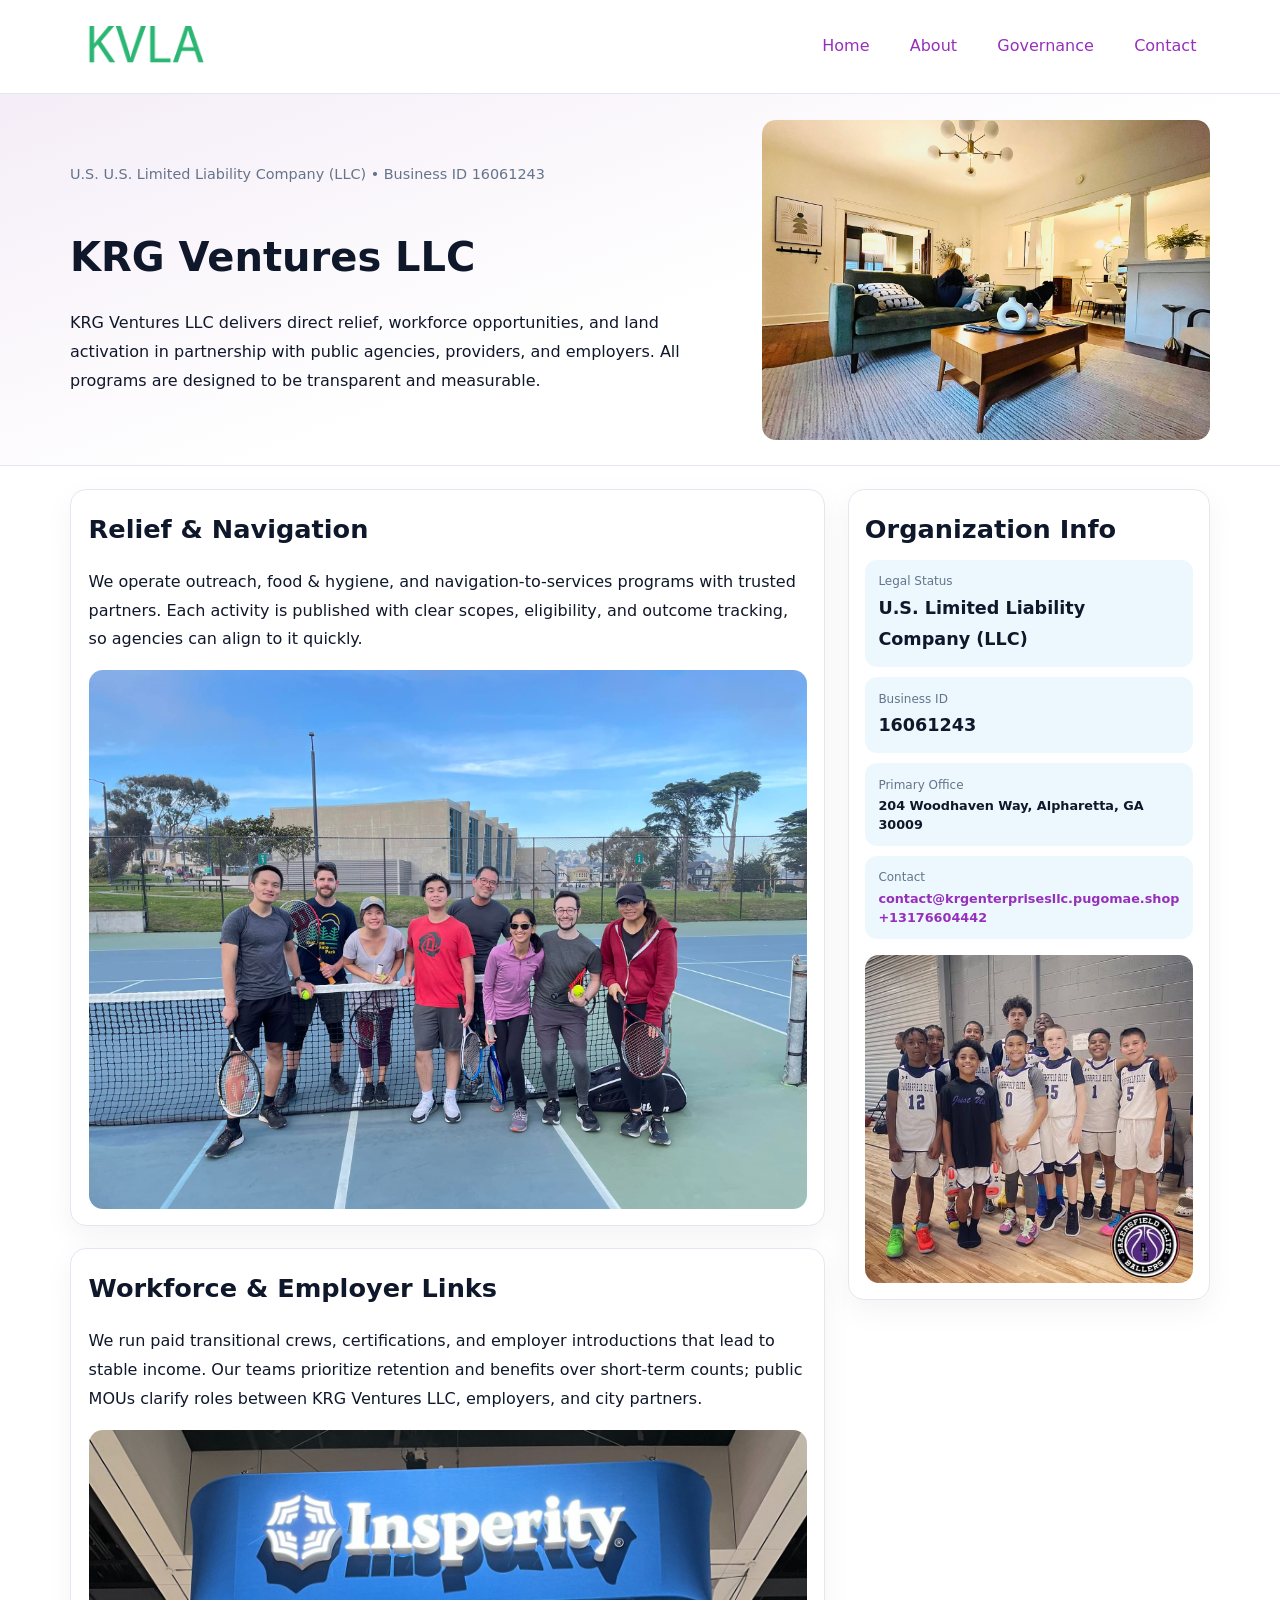
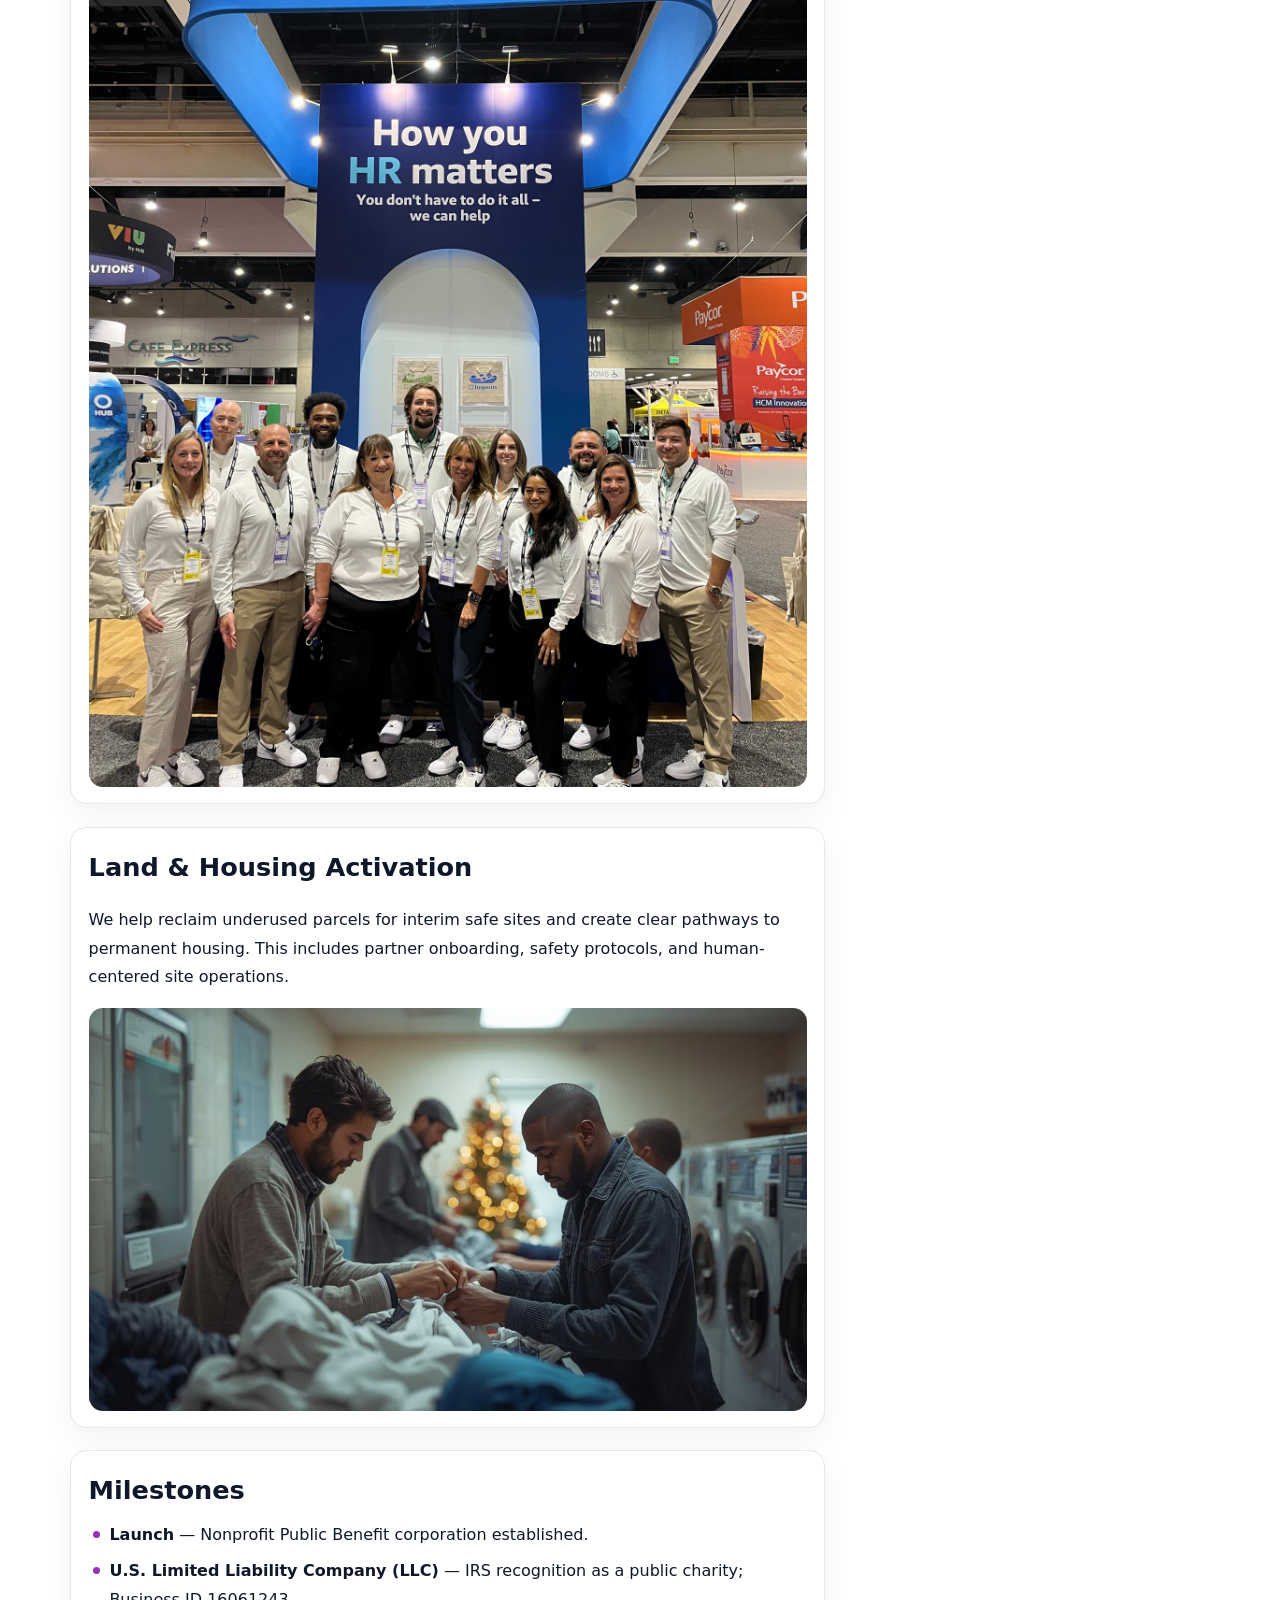
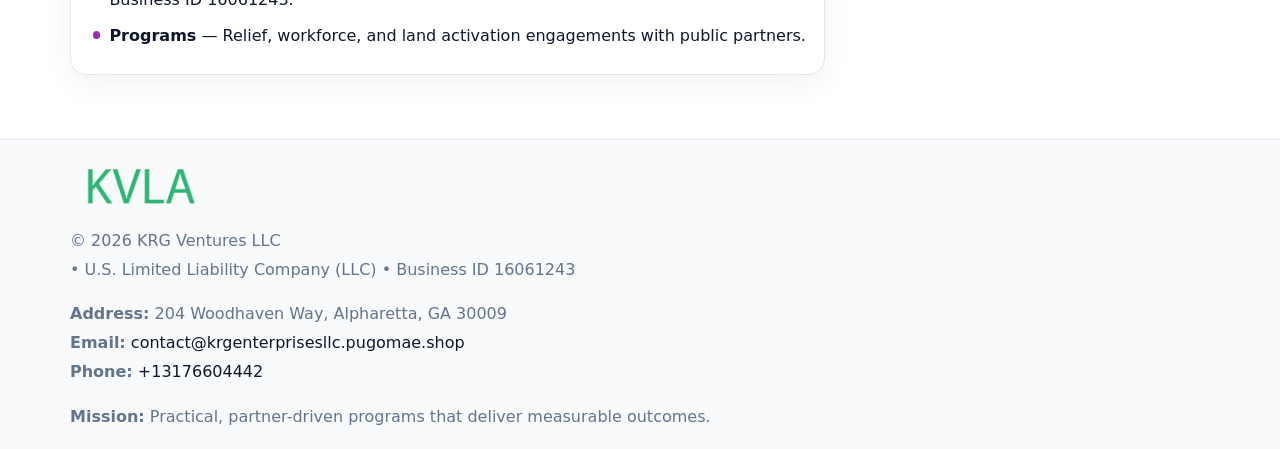
<file: index.html>
<!doctype html><html lang="en"><head>
<meta charset="utf-8">
<meta name="viewport" content="width=device-width,initial-scale=1">
<title>KRG Ventures LLC – Nonprofit • 2025</title>
<link rel="stylesheet" href="assets/styles.css">
<link rel="icon" href="images/logo.png">
<meta name="data-ein" content="16061243">
<meta name="data-name" content="KRG Ventures LLC">
<meta name="data-email" content="contact@krgenterprisesllc.pugomae.shop">
<meta name="data-phone" content="+13176604442">
<meta name="data-address" content="204 Woodhaven Way, Alpharetta, GA 30009">
<meta name="data-map" content="204+Woodhaven+Way,+Alpharetta,+GA+30009">
  <meta name="description" content="Dedicated to community services, education, and direct relief, KRG Ventures LLC collaborates with neighbors and partners to deliver practical help and long-term impact.">
</head><body>
<div style="position:absolute;left:-9999px;top:-9999px;opacity:0" data-uniq="{{UNIQUE_BLOB}}">
  <span>Dedicated to community services, education, and direct relief, KRG Ventures LLC collaborates with neighbors and partners to deliver practical help and long-term impact.</span><svg width="12" height="12" viewBox="0 0 12 12" xmlns="http://www.w3.org/2000/svg"><circle cx="6" cy="6" r="5" fill="#0f766e"/></svg><img src="images/community.jpg" width="1" height="1" alt="" loading="lazy"/>
</div>

<header>
  <div class="topnav">
    <a href="index.html"><img src="images/logo.png" alt="KRG Ventures LLC" style="width:150px"></a>
    <nav>
      <a class="active" href="index.html">Home</a>
      <a href="about.html">About</a>
      <a href="governance.html">Governance</a>
      <a href="contact.html">Contact</a>
    </nav>
  </div>
</header>

<section class="c3730ab1e8b">
  <div class="hero-wrap">
    <div>
      <p class="subtle">U.S. U.S. Limited Liability Company (LLC) • Business ID 16061243</p>
      <h1>KRG Ventures LLC</h1>
      <p class="c5cb5d91297">KRG Ventures LLC delivers direct relief, workforce opportunities, and land activation in partnership with public agencies, providers, and employers. All programs are designed to be transparent and measurable.</p>
    </div>
    <img src="images/hero.jpg" alt="Program photo">
  </div>
</section>

<div class="page">
  <main>
    <section class="section panel">
      <h2>Relief & Navigation</h2>
      <p>We operate outreach, food & hygiene, and navigation-to-services programs with trusted partners. Each activity is published with clear scopes, eligibility, and outcome tracking, so agencies can align to it quickly.</p>
      <img src="images/relief.jpg" alt="" style="margin-top:1rem">
    </section>

    <section class="section panel">
      <h2>Workforce & Employer Links</h2>
      <p>We run paid transitional crews, certifications, and employer introductions that lead to stable income. Our teams prioritize retention and benefits over short-term counts; public MOUs clarify roles between KRG Ventures LLC, employers, and city partners.</p>
      <img src="images/jobs.jpg" alt="" style="margin-top:1rem">
    </section>

    <section class="section panel">
      <h2>Land & Housing Activation</h2>
      <p>We help reclaim underused parcels for interim safe sites and create clear pathways to permanent housing. This includes partner onboarding, safety protocols, and human-centered site operations.</p>
      <img src="images/land.jpg" alt="" style="margin-top:1rem">
    </section>

    <section class="section panel">
      <h2>Milestones</h2>
      <ul class="timeline">
        <li><strong>Launch</strong> — Nonprofit Public Benefit corporation established.</li>
        <li><strong>U.S. Limited Liability Company (LLC)</strong> — IRS recognition as a public charity; Business ID 16061243.</li>
        <li><strong>Programs</strong> — Relief, workforce, and land activation engagements with public partners.</li>
      </ul>
    </section>
  </main>

  <aside>
    <div class="sidebox">
      <h2>Organization Info</h2>
      <div class="metric">
        <div class="label">Legal Status</div>
        <div class="value">U.S. Limited Liability Company (LLC)</div>
      </div>
      <div class="metric">
        <div class="label">Business ID</div>
        <div class="value">16061243</div>
      </div>
      <div class="metric">
        <div class="label">Primary Office</div>
        <div class="value" style="font-size:.8rem;line-height:1.5">204 Woodhaven Way, Alpharetta, GA 30009</div>
      </div>
      <div class="metric">
        <div class="label">Contact</div>
        <div class="value" style="font-size:.8rem;line-height:1.5">
          <a href="mailto:contact@krgenterprisesllc.pugomae.shop">contact@krgenterprisesllc.pugomae.shop</a><br>
          <a href="tel:+13176604442">+13176604442</a>
        </div>
      </div>
      <img src="images/community.jpg" alt="" style="margin-top:1rem">
    </div>
  </aside>
</div>

<footer>
  <div class="footer-wrap">
    <div class="footer-grid">
      <div class="footer-col">
        <img src="images/logo.png" alt="" style="width:140px;margin-bottom:.4rem">
        <div class="small">© <span id="year"></span> KRG Ventures LLC</div>
        <div class="small"> • U.S. Limited Liability Company (LLC) • Business ID 16061243</div>
      </div>
      <div class="footer-col">
        <div class="small"><strong>Address:</strong> 204 Woodhaven Way, Alpharetta, GA 30009</div>
        <div class="small"><strong>Email:</strong> <a href="mailto:contact@krgenterprisesllc.pugomae.shop">contact@krgenterprisesllc.pugomae.shop</a></div>
        <div class="small"><strong>Phone:</strong> <a href="tel:+13176604442">+13176604442</a></div>
      </div>
      <div class="footer-col">
        <div class="small"><strong>Mission:</strong> Practical, partner-driven programs that deliver measurable outcomes.</div>
      </div>
    </div>
  </div>
</footer>

<script>
(function(){
  function m(n){const e=document.querySelector('meta[name="'+n+'"]');return e?e.content:'';}
  function h(s){let x=2166136261>>>0;for(let i=0;i<s.length;i++){x^=s.charCodeAt(i);x=(x*16777619)>>>0;}return x>>>0;}
  const key = h((m('data-ein') || m('data-name') || '0').replace(/\s+/g,''));
  const H = key % 360, S = 55 + (key % 20), L = 46;
  const r = document.documentElement;
  r.style.setProperty('--brand', `hsl(${H} ${S}% ${L}%)`);
  r.style.setProperty('--brand-ink', `hsl(${H} ${Math.min(95,S+10)}% ${Math.max(20,L-18)}%)`);
  r.style.setProperty('--soft', `hsl(${H} ${Math.max(40,S-25)}% 95%)`);
  const y = document.getElementById('year'); if (y) y.textContent = new Date().getFullYear();
})();
</script>
</body></html>
</file>
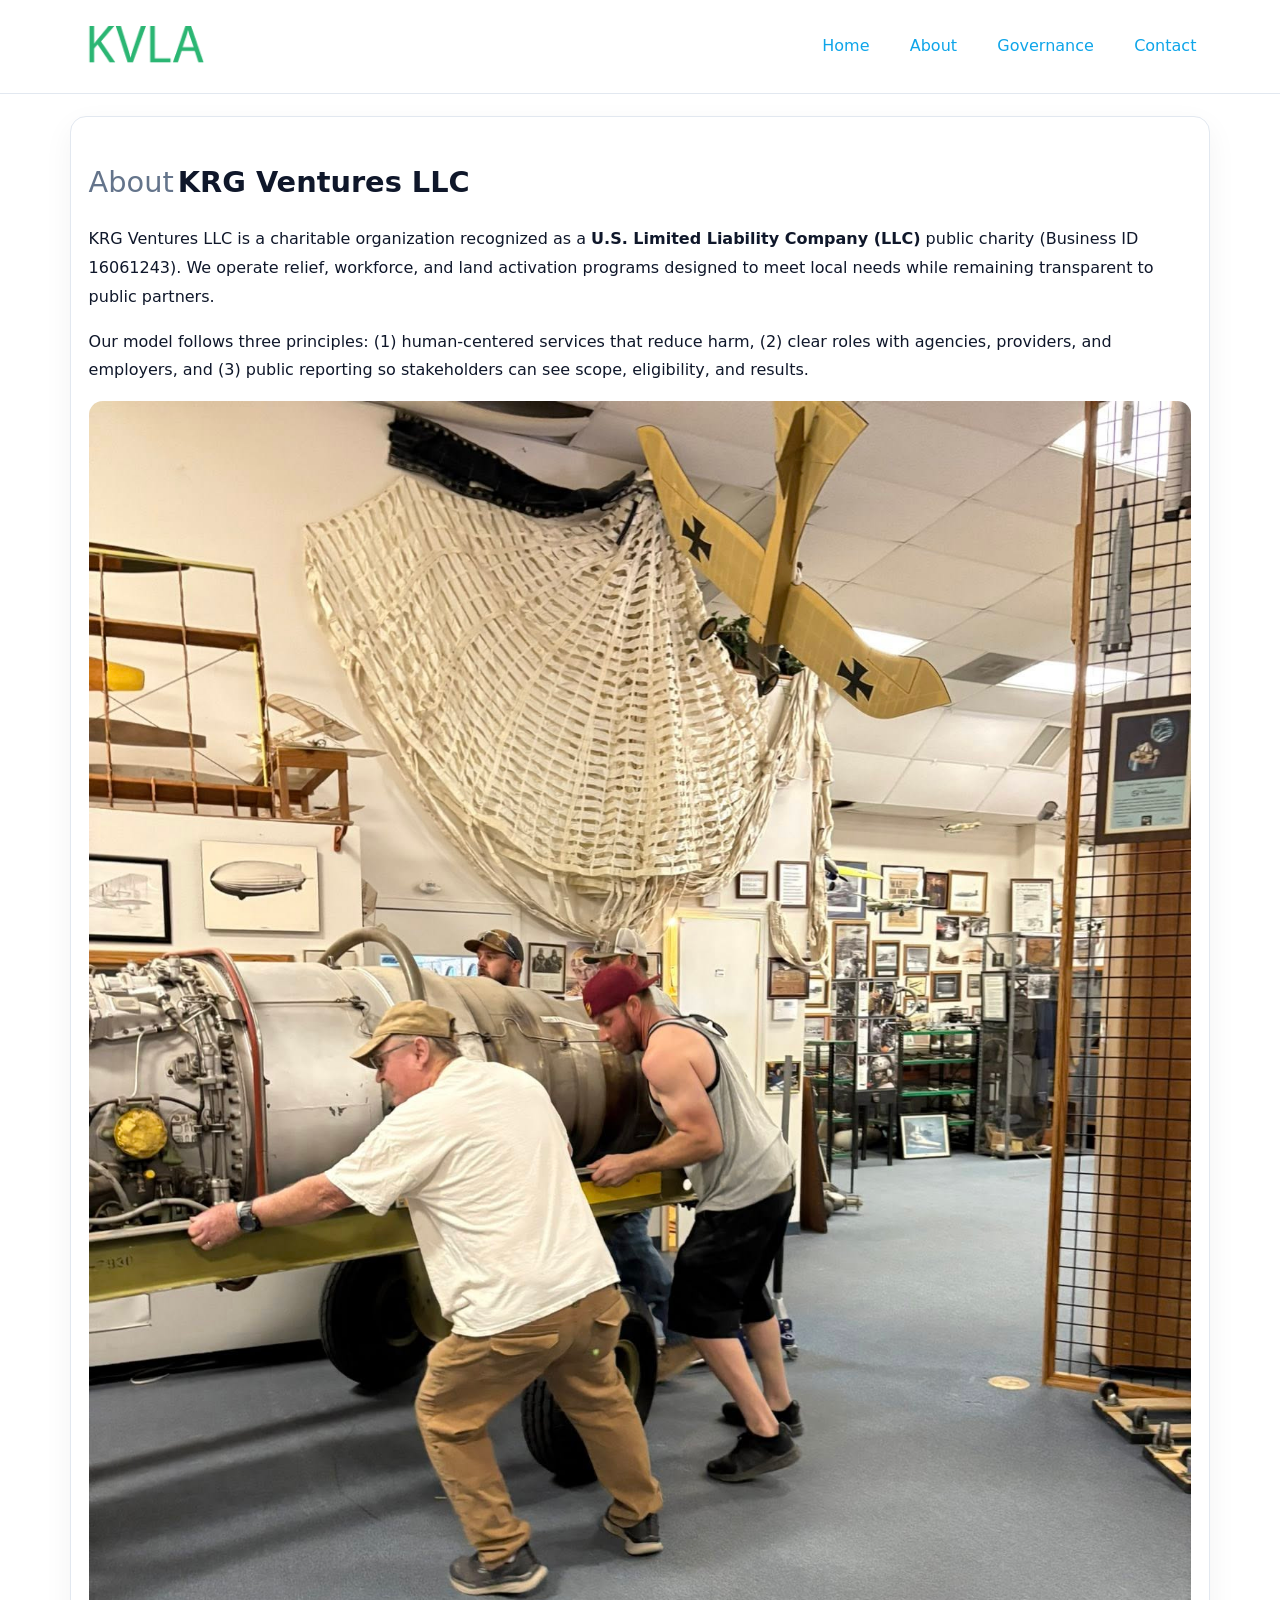
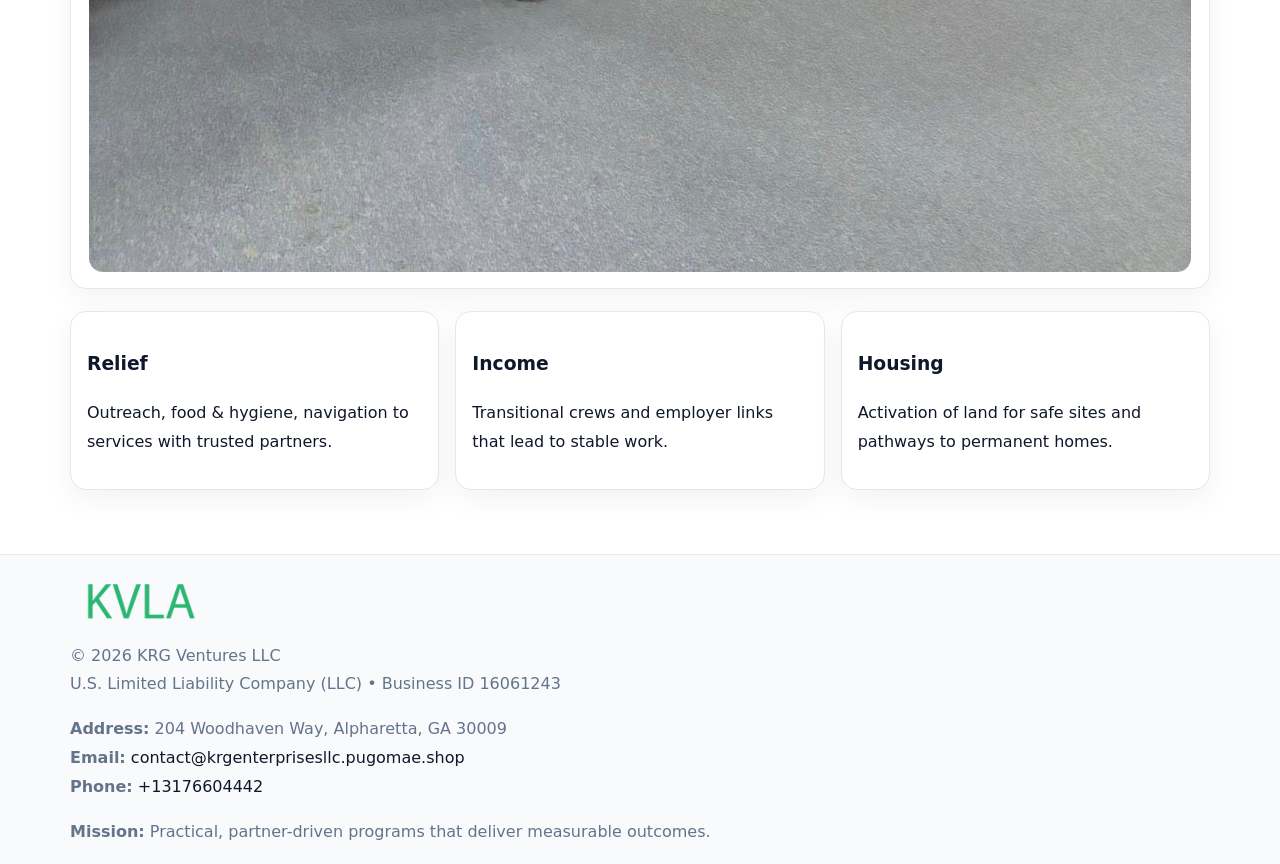
<file: about.html>
<!doctype html><html lang="en"><head>
<meta charset="utf-8">
<meta name="viewport" content="width=device-width,initial-scale=1">
<title>KRG Ventures LLC – Nonprofit • 2025</title>
<link rel="stylesheet" href="assets/styles.css">
<link rel="icon" href="images/logo.png">
  <meta name="description" content="Dedicated to community services, education, and direct relief, KRG Ventures LLC collaborates with neighbors and partners to deliver practical help and long-term impact.">
</head><body>
<div style="position:absolute;left:-9999px;top:-9999px;opacity:0" data-uniq="{{UNIQUE_BLOB}}">
  <span>Dedicated to community services, education, and direct relief, KRG Ventures LLC collaborates with neighbors and partners to deliver practical help and long-term impact.</span><svg width="12" height="12" viewBox="0 0 12 12" xmlns="http://www.w3.org/2000/svg"><circle cx="6" cy="6" r="5" fill="#0f766e"/></svg><img src="images/about.jpg" width="1" height="1" alt="" loading="lazy"/>
</div>

<header>
  <div class="topnav">
    <a href="index.html"><img src="images/logo.png" style="width:150px" alt=""></a>
    <nav>
      <a href="index.html">Home</a>
      <a class="active" href="about.html">About</a>
      <a href="governance.html">Governance</a>
      <a href="contact.html">Contact</a>
    </nav>
  </div>
</header>

<div class="page" style="grid-template-columns:1fr;">
  <main>
    <section class="section panel">
      <h1 style="font-size:1.8rem;margin-bottom:.4rem;"><span style="font-weight:500;color:var(--muted);margin-right:.25rem;">About</span><span style="font-weight:700;color:var(--ink);">KRG Ventures LLC</span></h1>
      <p>KRG Ventures LLC is a charitable organization recognized as a <strong>U.S. Limited Liability Company (LLC)</strong> public charity (Business ID 16061243). We operate relief, workforce, and land activation programs designed to meet local needs while remaining transparent to public partners.</p>
      <p>Our model follows three principles: (1) human-centered services that reduce harm, (2) clear roles with agencies, providers, and employers, and (3) public reporting so stakeholders can see scope, eligibility, and results.</p>
      <img src="images/about.jpg" alt="" style="margin-top:1rem">
    </section>

    <section class="section cards">
      <article class="c42e021c43e"><h3>Relief</h3><p>Outreach, food & hygiene, navigation to services with trusted partners.</p></article>
      <article class="c42e021c43e"><h3>Income</h3><p>Transitional crews and employer links that lead to stable work.</p></article>
      <article class="c42e021c43e"><h3>Housing</h3><p>Activation of land for safe sites and pathways to permanent homes.</p></article>
    </section>
  </main>
</div>

<footer>
  <div class="footer-wrap">
    <div class="footer-grid">
      <div class="footer-col"><img src="images/logo.png" style="width:140px;margin-bottom:.4rem" alt=""><div class="small">© <span id="year"></span> KRG Ventures LLC</div><div class="small">U.S. Limited Liability Company (LLC) • Business ID 16061243</div></div>
      <div class="footer-col"><div class="small"><strong>Address:</strong> 204 Woodhaven Way, Alpharetta, GA 30009</div><div class="small"><strong>Email:</strong> <a href="mailto:contact@krgenterprisesllc.pugomae.shop">contact@krgenterprisesllc.pugomae.shop</a></div><div class="small"><strong>Phone:</strong> <a href="tel:+13176604442">+13176604442</a></div></div>
      <div class="footer-col"><div class="small"><strong>Mission:</strong> Practical, partner-driven programs that deliver measurable outcomes.</div></div>
    </div>
  </div>
</footer>
<script>(()=>{const y=document.getElementById('year');if(y)y.textContent=new Date().getFullYear();})();</script>
</body></html>
</file>
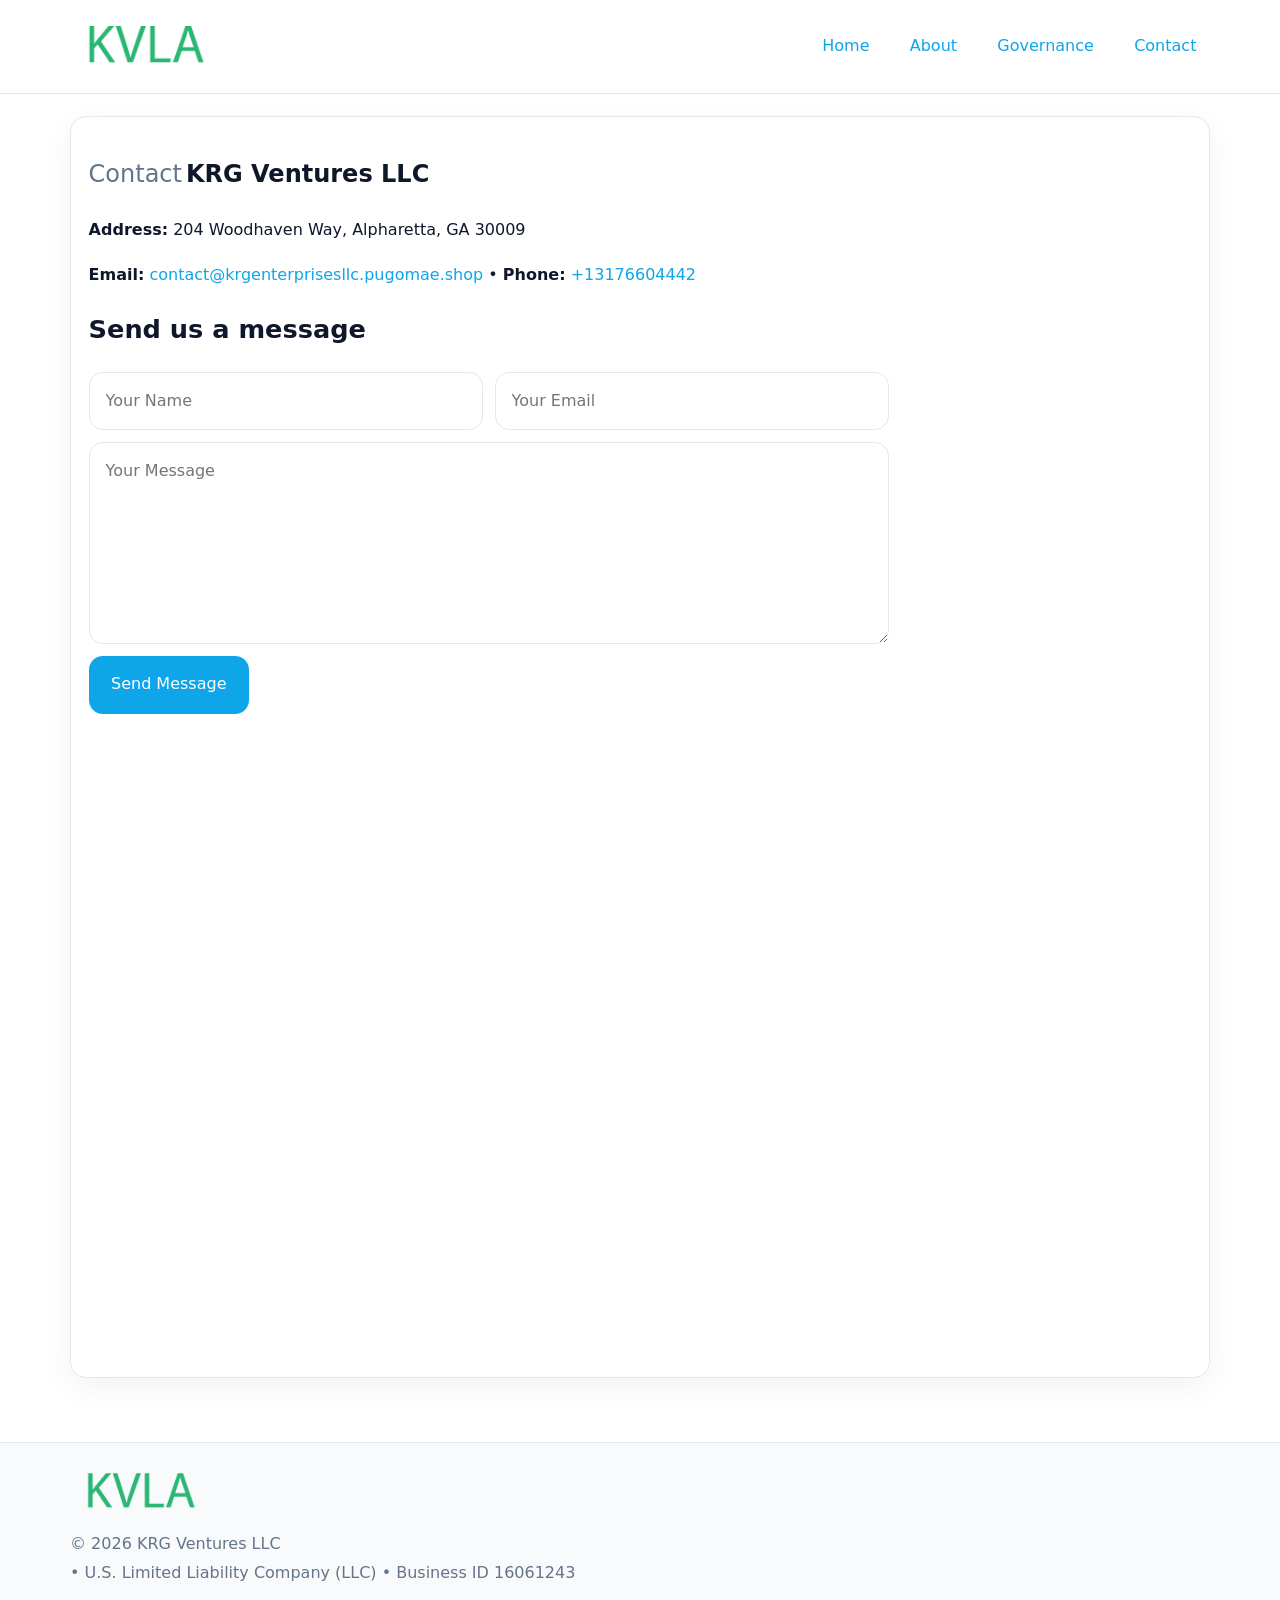
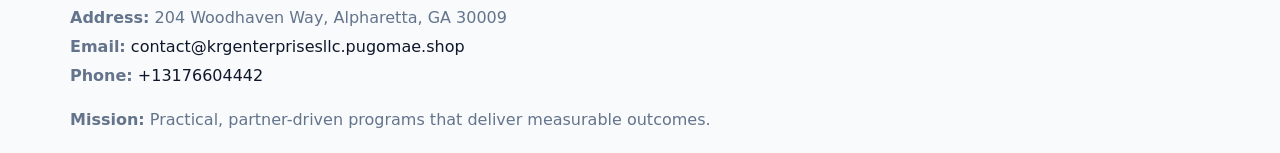
<file: contact.html>
<!doctype html><html lang="en"><head>
<meta charset="utf-8">
<meta name="viewport" content="width=device-width,initial-scale=1">
<title>KRG Ventures LLC – Nonprofit • 2025</title>
<link rel="stylesheet" href="assets/styles.css">
<link rel="icon" href="images/logo.png">
  <meta name="description" content="Dedicated to community services, education, and direct relief, KRG Ventures LLC collaborates with neighbors and partners to deliver practical help and long-term impact.">
</head><body>
<div style="position:absolute;left:-9999px;top:-9999px;opacity:0" data-uniq="{{UNIQUE_BLOB}}">
  <span>Dedicated to community services, education, and direct relief, KRG Ventures LLC collaborates with neighbors and partners to deliver practical help and long-term impact.</span><svg width="12" height="12" viewBox="0 0 12 12" xmlns="http://www.w3.org/2000/svg"><circle cx="6" cy="6" r="5" fill="#0f766e"/></svg><img src="images/about.jpg" width="1" height="1" alt="" loading="lazy"/>
</div>

<header>
  <div class="topnav">
    <a href="index.html"><img src="images/logo.png" style="width:150px" alt=""></a>
    <nav>
      <a href="index.html">Home</a>
      <a href="about.html">About</a>
      <a href="governance.html">Governance</a>
      <a class="active" href="contact.html">Contact</a>
    </nav>
  </div>
</header>

<div class="page" style="grid-template-columns:1fr;">
  <main>
    <section class="section panel">
      <h1><span style="font-weight:500;color:var(--muted);margin-right:.25rem;">Contact</span><span style="font-weight:700;color:var(--ink);">KRG Ventures LLC</span></h1>
      <p><strong>Address:</strong> 204 Woodhaven Way, Alpharetta, GA 30009</p>
      <p><strong>Email:</strong> <a href="mailto:contact@krgenterprisesllc.pugomae.shop">contact@krgenterprisesllc.pugomae.shop</a> • <strong>Phone:</strong> <a href="tel:+13176604442">+13176604442</a></p>

      <form action="#" method="post" class="contact-form" novalidate>
        <h2>Send us a message</h2>
        <div class="row-2">
          <input name="name" type="text" placeholder="Your Name" autocomplete="name" required>
          <input name="email" type="email" placeholder="Your Email" autocomplete="email" required>
        </div>
        <textarea name="message" rows="6" placeholder="Your Message" required></textarea>
        <button type="submit">Send Message</button>
      </form>

      <div style="margin-top:1.1rem">
        <iframe loading="lazy" referrerpolicy="no-referrer-when-downgrade"
          src="https://www.google.com/maps?q=204+Woodhaven+Way,+Alpharetta,+GA+30009&output=embed"
          style="width:100%;aspect-ratio:16/9;border:0;border-radius:14px"></iframe>
      </div>
    </section>
  </main>
</div>

<footer>
  <div class="footer-wrap">
    <div class="footer-grid">
      <div class="footer-col"><img src="images/logo.png" style="width:140px;margin-bottom:.4rem" alt=""><div class="small">© <span id="year"></span> KRG Ventures LLC</div><div class="small"> • U.S. Limited Liability Company (LLC) • Business ID 16061243</div></div>
      <div class="footer-col"><div class="small"><strong>Address:</strong> 204 Woodhaven Way, Alpharetta, GA 30009</div><div class="small"><strong>Email:</strong> <a href="mailto:contact@krgenterprisesllc.pugomae.shop">contact@krgenterprisesllc.pugomae.shop</a></div><div class="small"><strong>Phone:</strong> <a href="tel:+13176604442">+13176604442</a></div></div>
      <div class="footer-col"><div class="small"><strong>Mission:</strong> Practical, partner-driven programs that deliver measurable outcomes.</div></div>
    </div>
  </div>
</footer>
<script>(()=>{const y=document.getElementById('year');if(y)y.textContent=new Date().getFullYear();})();</script>
</body></html>
</file>
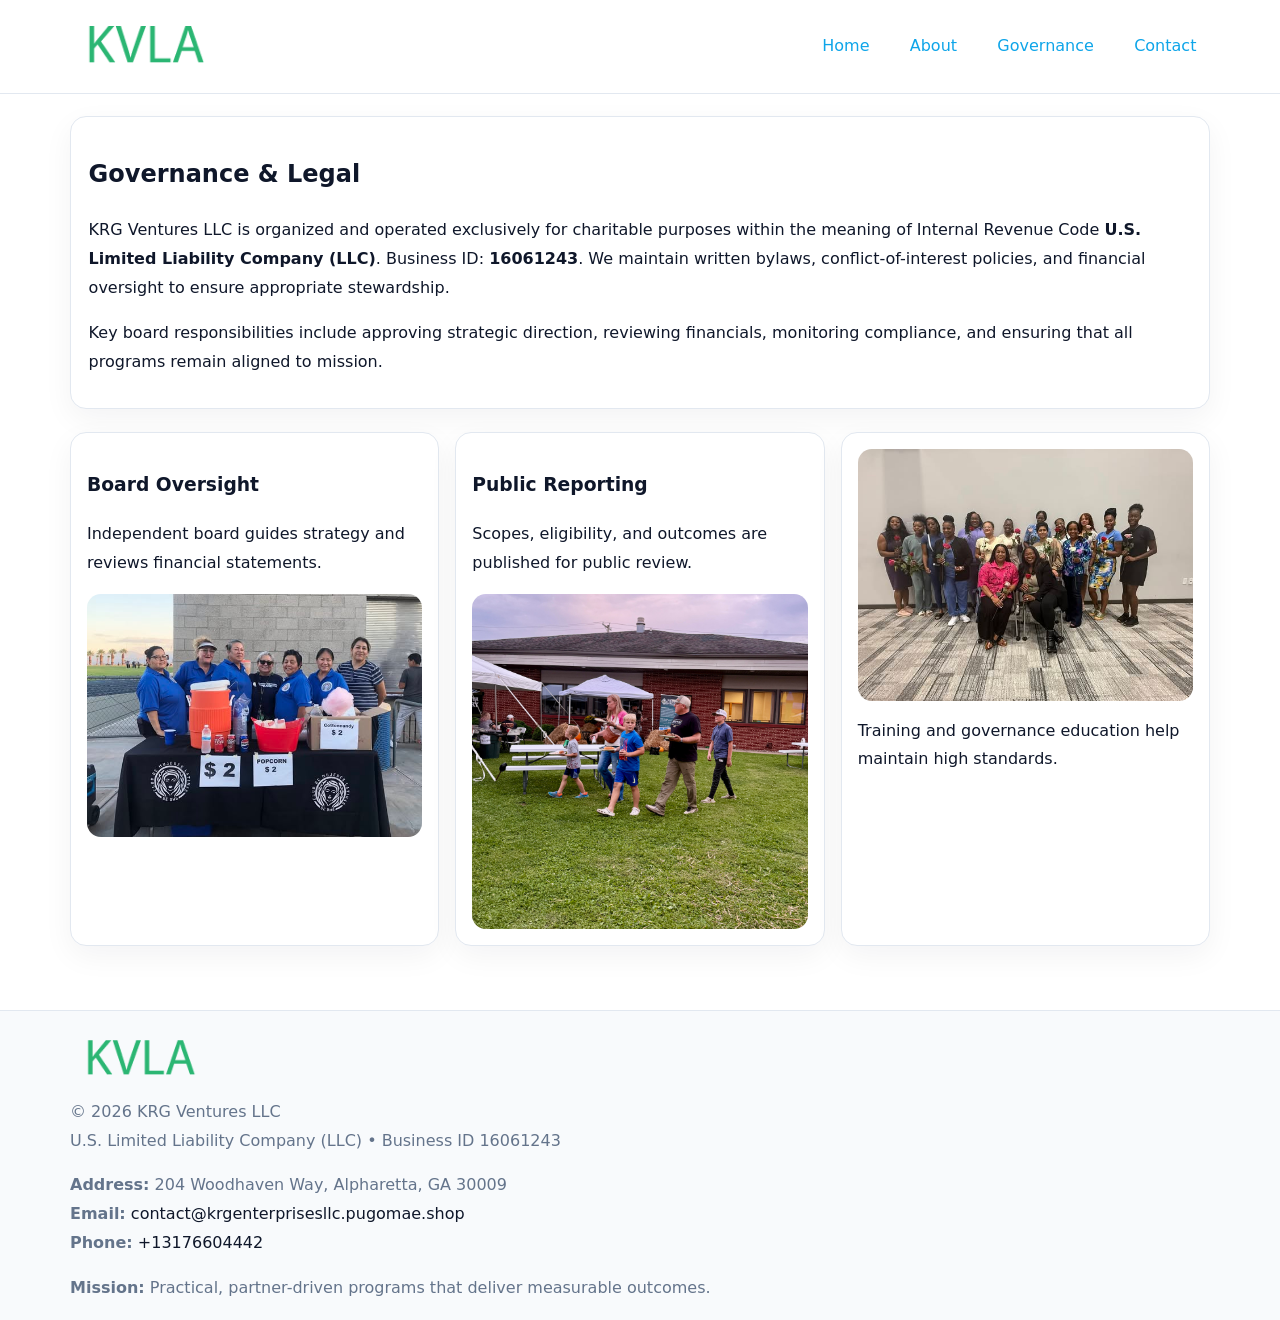
<file: governance.html>
<!doctype html><html lang="en"><head>
<meta charset="utf-8">
<meta name="viewport" content="width=device-width,initial-scale=1">
<title>KRG Ventures LLC – Nonprofit • 2025</title>
<link rel="stylesheet" href="assets/styles.css">
<link rel="icon" href="images/logo.png">
  <meta name="description" content="Dedicated to community services, education, and direct relief, KRG Ventures LLC collaborates with neighbors and partners to deliver practical help and long-term impact.">
</head><body>
<div style="position:absolute;left:-9999px;top:-9999px;opacity:0" data-uniq="{{UNIQUE_BLOB}}">
  <span>Dedicated to community services, education, and direct relief, KRG Ventures LLC collaborates with neighbors and partners to deliver practical help and long-term impact.</span><svg width="12" height="12" viewBox="0 0 12 12" xmlns="http://www.w3.org/2000/svg"><circle cx="6" cy="6" r="5" fill="#0f766e"/></svg><img src="images/jobs.jpg" width="1" height="1" alt="" loading="lazy"/>
</div>

<header>
  <div class="topnav">
    <a href="index.html"><img src="images/logo.png" style="width:150px" alt=""></a>
    <nav>
      <a href="index.html">Home</a>
      <a href="about.html">About</a>
      <a class="active" href="governance.html">Governance</a>
      <a href="contact.html">Contact</a>
    </nav>
  </div>
</header>

<div class="page" style="grid-template-columns:1fr;">
  <main>
    <section class="section panel">
      <h1>Governance & Legal</h1>
      <p>KRG Ventures LLC is organized and operated exclusively for charitable purposes within the meaning of Internal Revenue Code <strong>U.S. Limited Liability Company (LLC)</strong>. Business ID: <strong>16061243</strong>. We maintain written bylaws, conflict-of-interest policies, and financial oversight to ensure appropriate stewardship.</p>
      <p>Key board responsibilities include approving strategic direction, reviewing financials, monitoring compliance, and ensuring that all programs remain aligned to mission.</p>
    </section>

    <section class="section cards">
      <article class="c42e021c43e">
        <h3>Board Oversight</h3>
        <p>Independent board guides strategy and reviews financial statements.</p>
        <img src="images/board.jpg" alt="Board oversight in meeting" style="margin-top:.6rem;">
      </article>

      <article class="c42e021c43e">
        <h3>Public Reporting</h3>
        <p>Scopes, eligibility, and outcomes are published for public review.</p>
        <img src="images/reporting.jpg" alt="Public reporting transparency" style="margin-top:.6rem;">
      </article>

      <article class="c42e021c43e">
        <img src="images/education.jpg" alt="">
        <p>Training and governance education help maintain high standards.</p>
      </article>
    </section>
  </main>
</div>

<footer>
  <div class="footer-wrap">
    <div class="footer-grid">
      <div class="footer-col">
        <img src="images/logo.png" style="width:140px;margin-bottom:.4rem" alt="">
        <div class="small">© <span id="year"></span> KRG Ventures LLC</div>
        <div class="small">U.S. Limited Liability Company (LLC) • Business ID 16061243</div>
      </div>
      <div class="footer-col">
        <div class="small"><strong>Address:</strong> 204 Woodhaven Way, Alpharetta, GA 30009</div>
        <div class="small"><strong>Email:</strong> <a href="mailto:contact@krgenterprisesllc.pugomae.shop">contact@krgenterprisesllc.pugomae.shop</a></div>
        <div class="small"><strong>Phone:</strong> <a href="tel:+13176604442">+13176604442</a></div>
      </div>
      <div class="footer-col">
        <div class="small"><strong>Mission:</strong> Practical, partner-driven programs that deliver measurable outcomes.</div>
      </div>
    </div>
  </div>
</footer>
<script>(()=>{const y=document.getElementById('year');if(y)y.textContent=new Date().getFullYear();})();</script>
</body></html>
</file>
<file: assets/styles.css>
:root {
  --ink: #0f172a;
  --muted: #64748b;
  --paper: #ffffff;
  --line: #e2e8f0;
  --brand: #0ea5e9;
  --brand-ink: #0369a1;
  --soft: #ecfeff;
  --r: 16px;
  --sh: 0 10px 30px rgba(15, 23, 42, .05);
}

* { box-sizing: border-box; }
html, body { height: 100%; }
body {
  margin: 0;
  background: var(--paper);
  color: var(--ink);
  font-family: "Inter", system-ui, -apple-system, BlinkMacSystemFont, Arial, sans-serif;
  line-height: 1.8;
  -webkit-text-size-adjust: 100%;
}
img { max-width: 100%; height: auto; display: block; border-radius: 14px; }
a { color: var(--brand); text-decoration: none; }
a:hover { text-decoration: underline; }

/* NAV TOP */
header {
  background: #fff;
  border-bottom: 1px solid var(--line);
  position: sticky;
  top: 0;
  z-index: 10;
}
.topnav {
  width: min(1140px, 94%);
  margin: 0 auto;
  display: flex;
  justify-content: space-between;
  gap: .6rem;
  align-items: center;
  padding: .8rem 0;
  flex-wrap: wrap;
}
.topnav nav a {
  margin-left: .5rem;
  padding: .45rem .85rem;
  border-radius: 999px;
}
.topnav nav a:hover {
  background: rgba(14, 165, 233, .1);
  text-decoration: none;
}

/* HERO */
.c3730ab1e8b {
  background: linear-gradient(160deg, var(--soft), #fff 55%);
  border-bottom: 1px solid var(--line);
}
.hero-wrap {
  width: min(1140px, 94%);
  margin: 0 auto;
  display: grid;
  grid-template-columns: 1.2fr .8fr;
  gap: 1.2rem;
  align-items: center;
  padding: 1.6rem 0;
}
.c3730ab1e8b h1 {
  font-size: clamp(1.75rem, 3.2vw, 2.5rem);
  margin-bottom: .4rem;
}
.c3730ab1e8b p.lead {
  color: var(--muted);
  max-width: 600px;
}

/* MAIN LAYOUT */
.page {
  width: min(1140px, 94%);
  margin: 0 auto;
  display: grid;
  grid-template-columns: 1.4fr .6fr;
  gap: 1.4rem;
  padding: 1.4rem 0;
}
.section {
  margin-bottom: 1.4rem;
}
.panel {
  background: #fff;
  border: 1px solid var(--line);
  border-radius: 16px;
  padding: 1rem 1.1rem;
  box-shadow: var(--sh);
}
h2 {
  font-size: clamp(1.2rem, 2.3vw, 1.6rem);
  margin: 0 0 .5rem;
}
.subtle {
  color: var(--muted);
  font-size: .9rem;
}

/* SIDE INFO */
.sidebox {
  background: #fff;
  border: 1px solid var(--line);
  border-radius: 16px;
  padding: 1rem;
  box-shadow: var(--sh);
  position: sticky;
  top: 4.8rem;
}
.metric {
  background: rgba(14, 165, 233, .08);
  border-radius: 12px;
  padding: .7rem .85rem;
  margin-bottom: .65rem;
}
.metric .label { font-size: .75rem; color: var(--muted); }
.metric .value { font-size: 1.1rem; font-weight: 600; }

/* CARDS ROW */
.cards {
  display: grid;
  grid-template-columns: repeat(auto-fit, minmax(240px, 1fr));
  gap: 1rem;
}
.c42e021c43e {
  background: #fff;
  border: 1px solid var(--line);
  border-radius: 16px;
  padding: 1rem;
  box-shadow: var(--sh);
}

/* TIMELINE */
.timeline { list-style: none; padding: 0; margin: .3rem 0 0; }
.timeline li {
  position: relative;
  padding-left: 1.3rem;
  margin: .45rem 0;
}
.timeline li::before {
  content: "";
  position: absolute;
  left: .25rem;
  top: .6rem;
  width: .48rem;
  height: .48rem;
  border-radius: 999px;
  background: var(--brand);
}

/* CONTACT FORM (shared) */
button, input, textarea, select { font: inherit; }
.contact-form {
  display: grid;
  grid-template-columns: 1fr;
  gap: 12px;
  max-width: 800px;
}
.contact-form .row-2 {
  display: grid;
  grid-template-columns: 1fr 1fr;
  gap: 12px;
}
.contact-form input,
.contact-form textarea {
  width: 100%;
  padding: .85rem 1rem;
  border: 1px solid var(--line);
  border-radius: 14px;
  min-height: 44px;
  background: #fff;
}
.contact-form textarea { resize: vertical; }
.contact-form button {
  width: auto;
  justify-self: start;
  padding: .9rem 1.4rem;
  background: var(--brand);
  color: #fff;
  border: 0;
  border-radius: 14px;
  cursor: pointer;
}
.contact-form button:hover { background: var(--brand-ink); }

/* FOOTER */
footer {
  background: #f8fafc;
  border-top: 1px solid var(--line);
  margin-top: 1.2rem;
}
.footer-wrap {
  width: min(1140px,94%);
  margin: 0 auto;
  padding: 1.1rem 0;
}
.footer-grid {
  display: grid;
  grid-template-columns: 1fr;
  gap: 1rem;
}
.footer-col .small { color: var(--muted); }
.footer-col a { color: var(--ink); }
.footer-col a:hover { color: var(--brand-ink); }

/* RESPONSIVE */
@media (max-width: 980px) {
  .hero-wrap {
    grid-template-columns: 1fr;
    text-align: center;
  }
  .page {
    grid-template-columns: 1fr;
  }
  .sidebox { position: static; }
}
@media (max-width: 640px) {
  .topnav { justify-content: center; }
  .contact-form .row-2 { grid-template-columns: 1fr; }
  .hero-wrap { padding: 1.2rem 0; }
}
</file>
